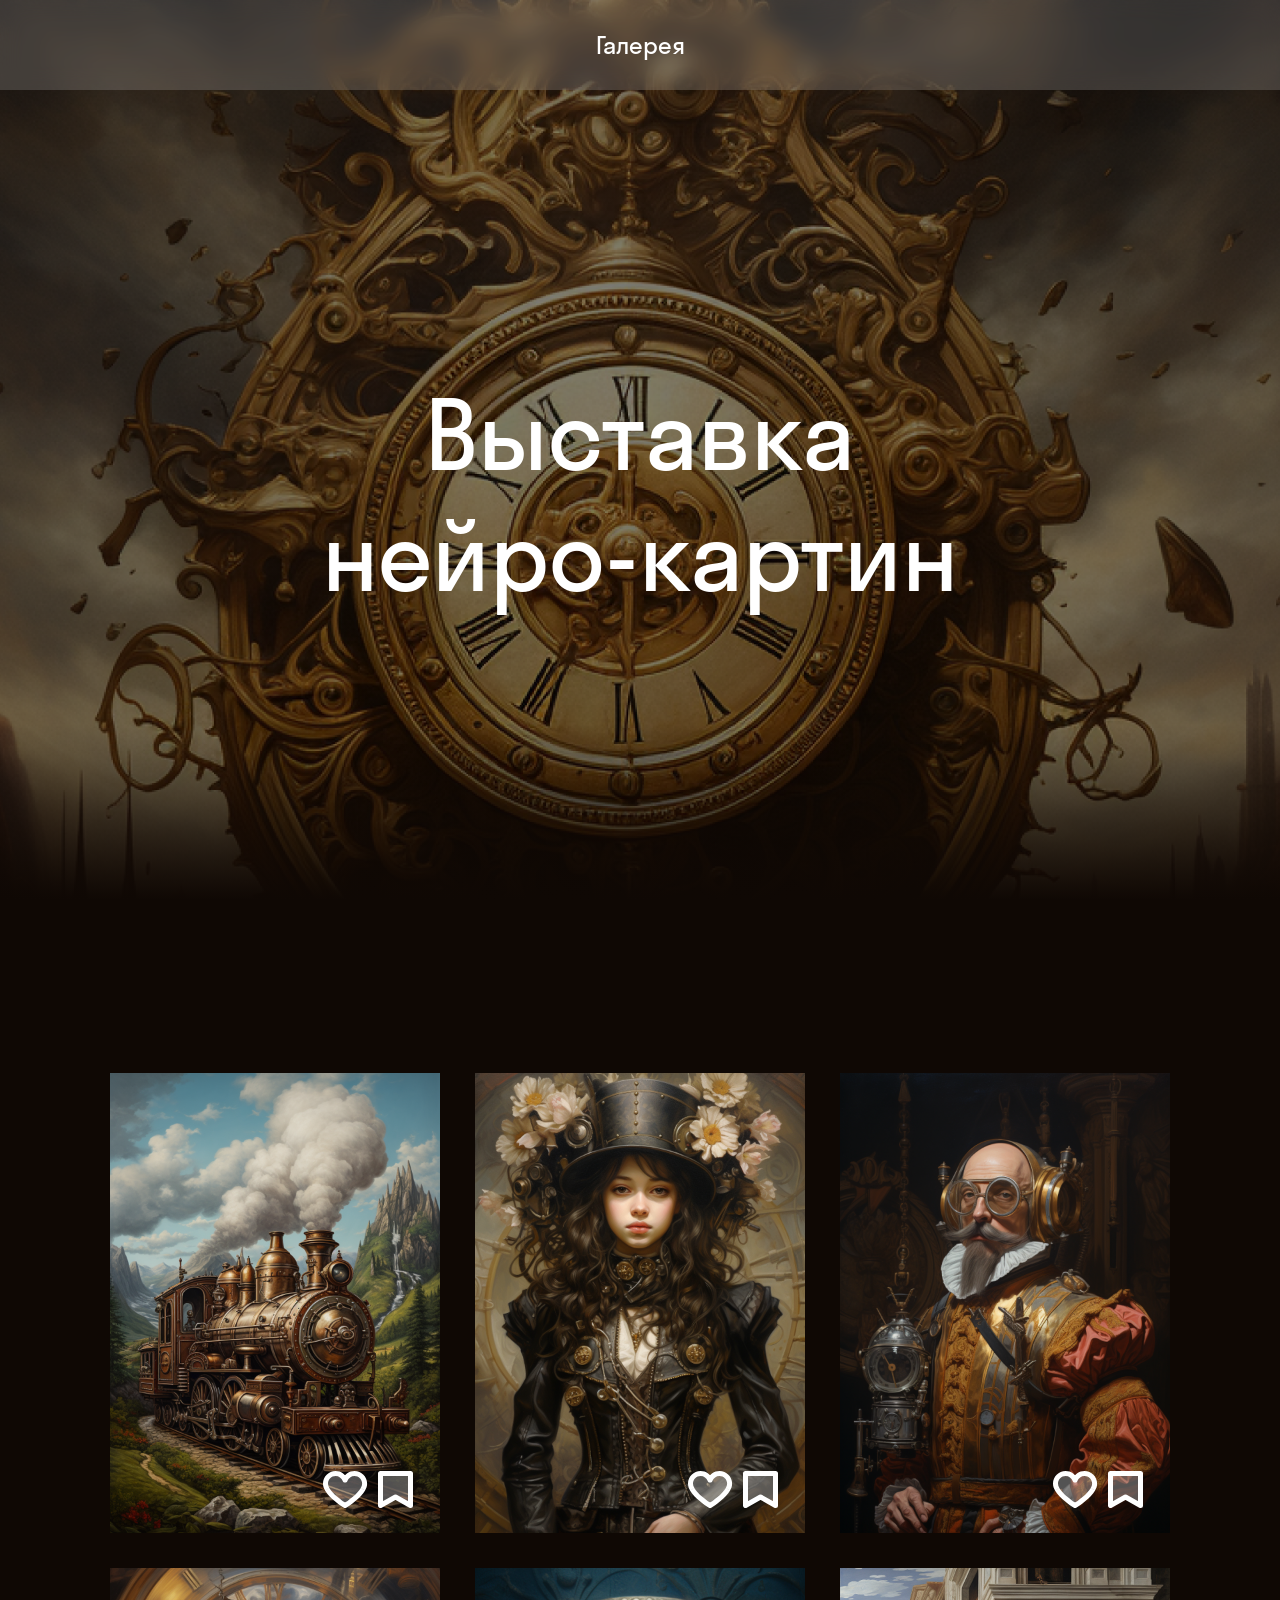
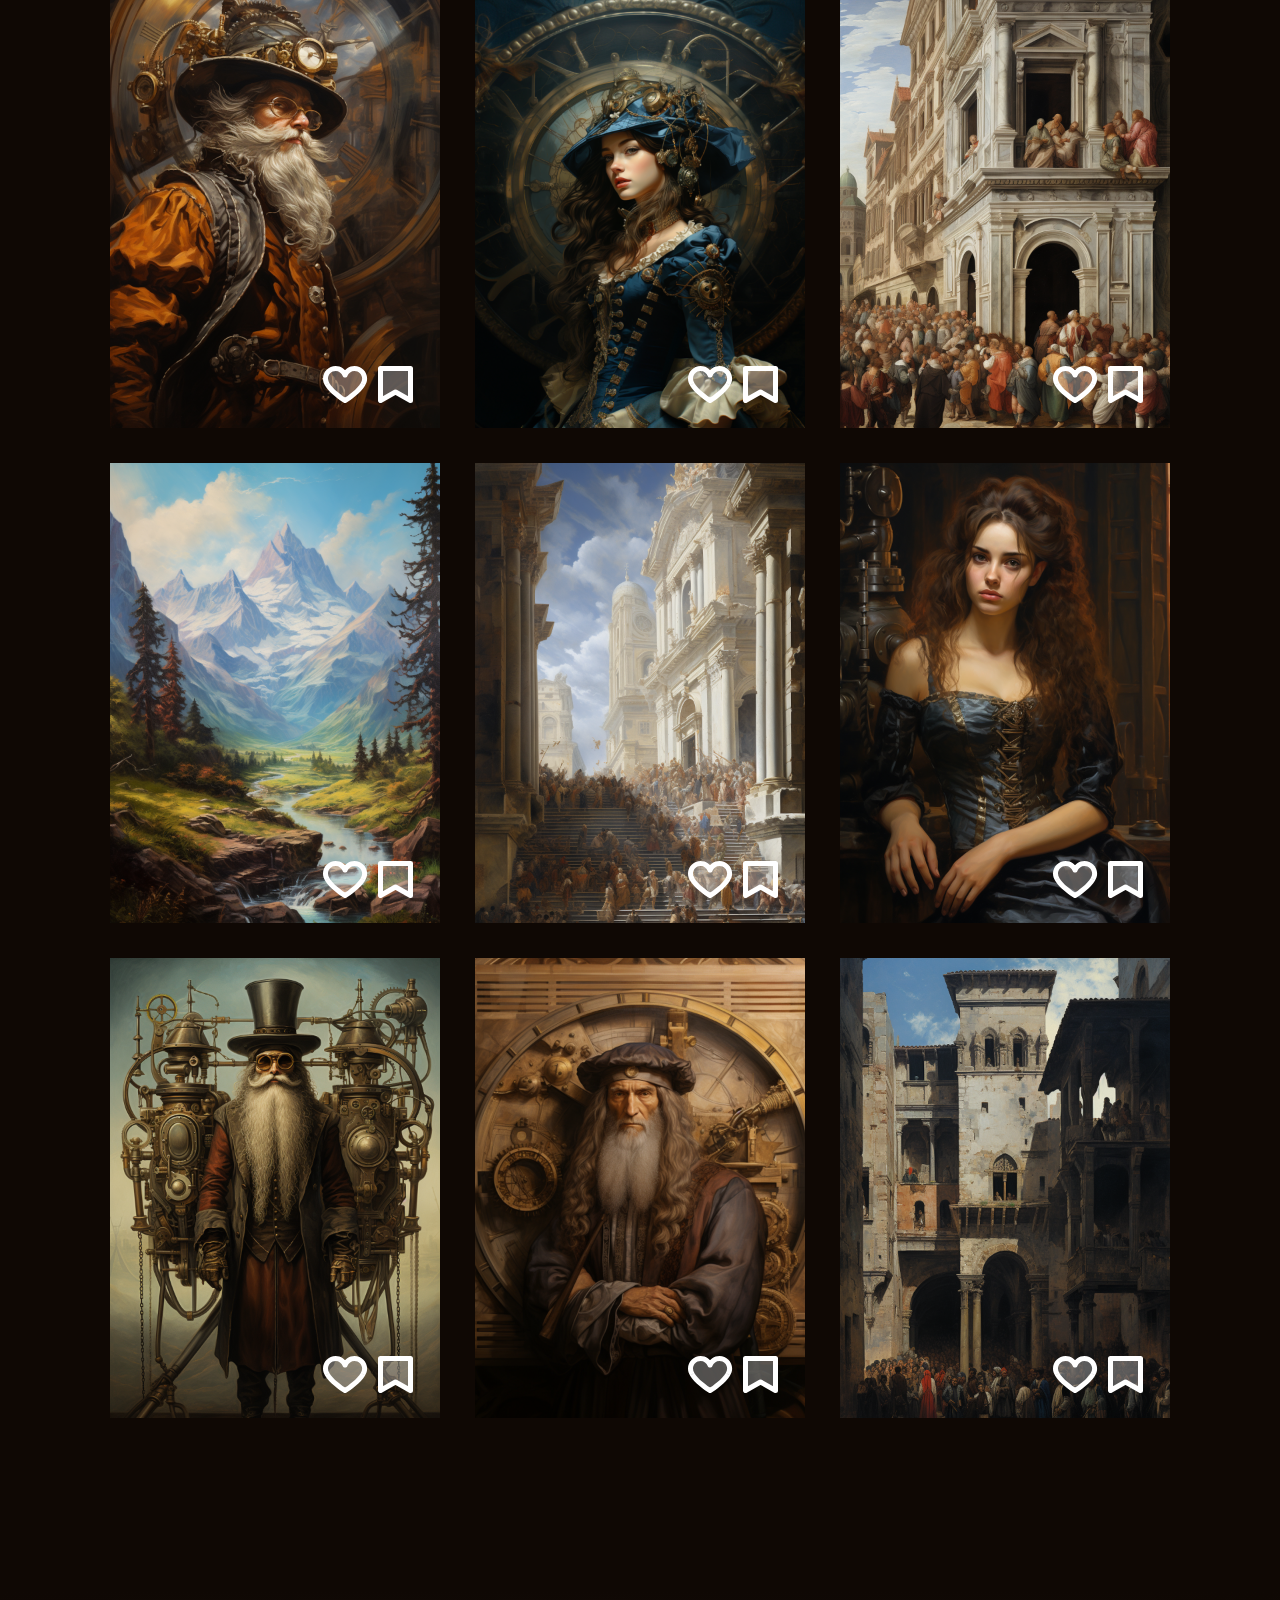
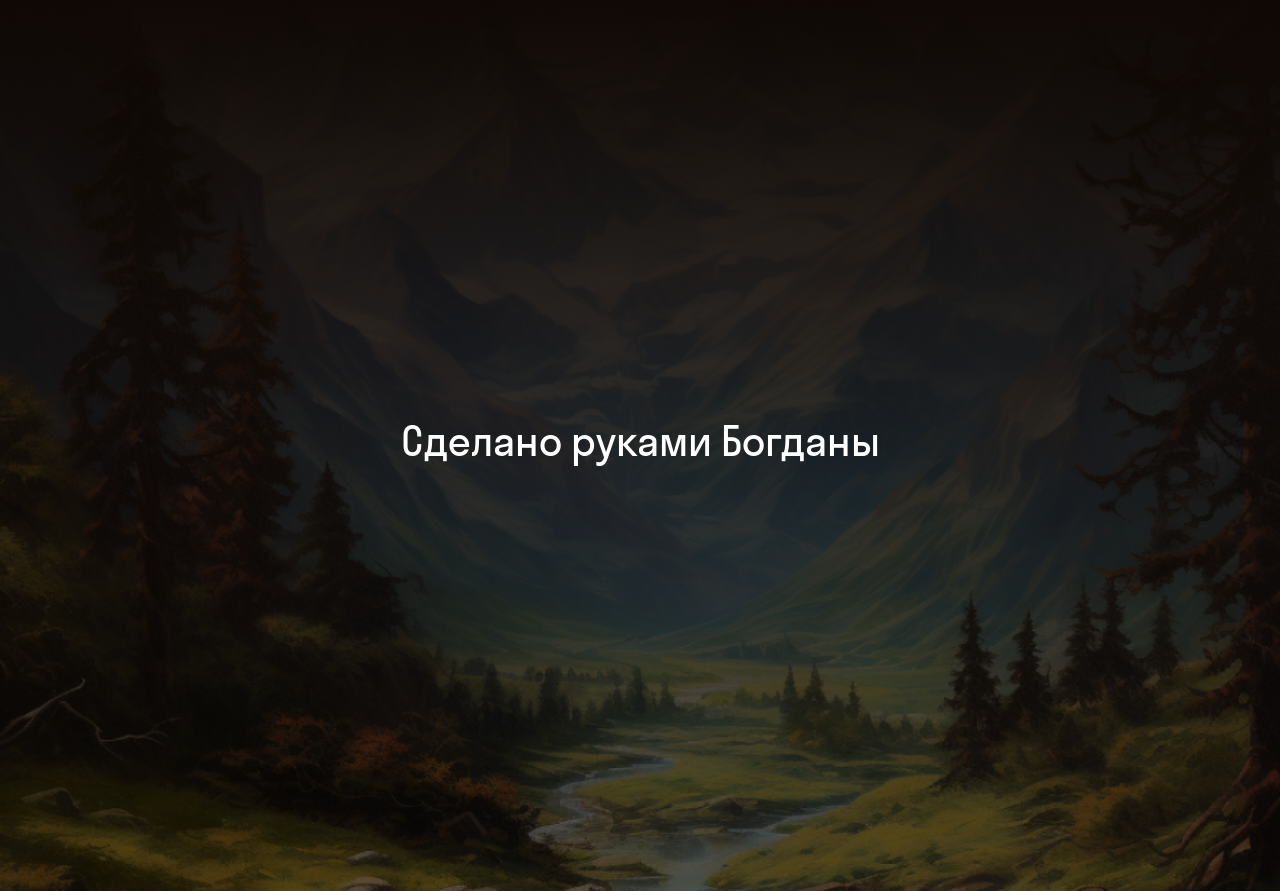
<file: index.html>
<!DOCTYPE html>
<html lang="ru">
<head>
    <meta charset="UTF-8">
    <meta name="viewport" content="width=device-width, initial-scale=1.0">
    <title>Галерея нейро-картин</title>
    <link rel="stylesheet" href="./fonts/fonts.css">
    <link rel="stylesheet" href="./style.css">
</head>
<body>
<div class="header">
    <div class="header__overlay">
        <div class="header__link">
            <a href="#gallery" class="header__anchor">Галерея</a>
        </div>
        <h1 class="header__title">Выставка нейро-картин</h1>
    </div>
</div>

<div class="content">
    <ul class="gallery" id="gallery">
        <li class="gallery__item">
            <img src="./images/1.png" alt="Art 1" class="image">
            <div class="gallery__icons">
                <button class="gallery__icon gallery__icon_type_like"></button>
                <button class="gallery__icon gallery__icon_type_favorite"></button>
            </div>
            <div class="gallery__overlay">
                <span class="gallery__overlay-text">Самуправляемый паровоз, 330 г. до н.э.</span>
            </div>
        </li>
        <li class="gallery__item">
            <img src="./images/2.png" alt="Art 2" class="image">
            <div class="gallery__icons">
                <button class="gallery__icon gallery__icon_type_like"></button>
                <button class="gallery__icon gallery__icon_type_favorite"></button>
            </div>
            <div class="gallery__overlay">
                <span class="gallery__overlay-text">Девушка с цветами</span>
            </div>
        </li>
        <li class="gallery__item">
            <img src="./images/3.png" alt="Art 3" class="image">
            <div class="gallery__icons">
                <button class="gallery__icon gallery__icon_type_like"></button>
                <button class="gallery__icon gallery__icon_type_favorite"></button>
            </div>
            <div class="gallery__overlay">
                <span class="gallery__overlay-text">Повелитель времени</span>
            </div>
        </li>
        <li class="gallery__item">
            <img src="./images/4.png" alt="Art 4" class="image">
            <div class="gallery__icons">
                <button class="gallery__icon gallery__icon_type_like"></button>
                <button class="gallery__icon gallery__icon_type_favorite"></button>
            </div>
            <div class="gallery__overlay">
                <span class="gallery__overlay-text">Отец повелителя времени</span>
            </div>
        </li>
        <li class="gallery__item">
            <img src="./images/5.png" alt="Art 5" class="image">
            <div class="gallery__icons">
                <button class="gallery__icon gallery__icon_type_like"></button>
                <button class="gallery__icon gallery__icon_type_favorite"></button>
            </div>
            <div class="gallery__overlay">
                <span class="gallery__overlay-text">Настя, Алхимик, 96 лет</span>
            </div>
        </li>
        <li class="gallery__item">
            <img src="./images/6.png" alt="Art 6" class="image">
            <div class="gallery__icons">
                <button class="gallery__icon gallery__icon_type_like"></button>
                <button class="gallery__icon gallery__icon_type_favorite"></button>
            </div>
            <div class="gallery__overlay">
                <span class="gallery__overlay-text">Циклопы и стены</span>
            </div>
        </li>
        <li class="gallery__item">
            <img src="./images/7.png" alt="Art 7" class="image">
            <div class="gallery__icons">
                <button class="gallery__icon gallery__icon_type_like"></button>
                <button class="gallery__icon gallery__icon_type_favorite"></button>
            </div>
            <div class="gallery__overlay">
                <span class="gallery__overlay-text">Малтай</span>
            </div>
        </li>
        <li class="gallery__item">
            <img src="./images/8.png" alt="Art 8" class="image">
            <div class="gallery__icons">
                <button class="gallery__icon gallery__icon_type_like"></button>
                <button class="gallery__icon gallery__icon_type_favorite"></button>
            </div>
            <div class="gallery__overlay">
                <span class="gallery__overlay-text">Великая циклопская революция</span>
            </div>
        </li>
        <li class="gallery__item">
            <img src="./images/9.png" alt="Art 9" class="image">
            <div class="gallery__icons">
                <button class="gallery__icon gallery__icon_type_like"></button>
                <button class="gallery__icon gallery__icon_type_favorite"></button>
            </div>
            <div class="gallery__overlay">
                <span class="gallery__overlay-text">Просто женщина</span>
            </div>
        </li>
        <li class="gallery__item">
            <img src="./images/10.png" alt="Art 10" class="image">
            <div class="gallery__icons">
                <button class="gallery__icon gallery__icon_type_like"></button>
                <button class="gallery__icon gallery__icon_type_favorite"></button>
            </div>
            <div class="gallery__overlay">
                <span class="gallery__overlay-text">Первый испытатель джетпака</span>
            </div>
        </li>
        <li class="gallery__item">
            <img src="./images/11.png" alt="Art 11" class="image">
            <div class="gallery__icons">
                <button class="gallery__icon gallery__icon_type_like"></button>
                <button class="gallery__icon gallery__icon_type_favorite"></button>
            </div>
            <div class="gallery__overlay">
                <span class="gallery__overlay-text">Леонард</span>
            </div>
        </li>
        <li class="gallery__item">
            <img src="./images/12.png" alt="Art 12" class="image">
            <div class="gallery__icons">
                <button class="gallery__icon gallery__icon_type_like"></button>
                <button class="gallery__icon gallery__icon_type_favorite"></button>
            </div>
            <div class="gallery__overlay">
                <span class="gallery__overlay-text">Средневековье</span>
            </div>
        </li>
    </ul>
</div>

<div class="footer">
    <div class="footer__overlay">
        <p class="footer__text">Сделано руками Богданы</p>
    </div>
</div>
</body>
</html>
</file>
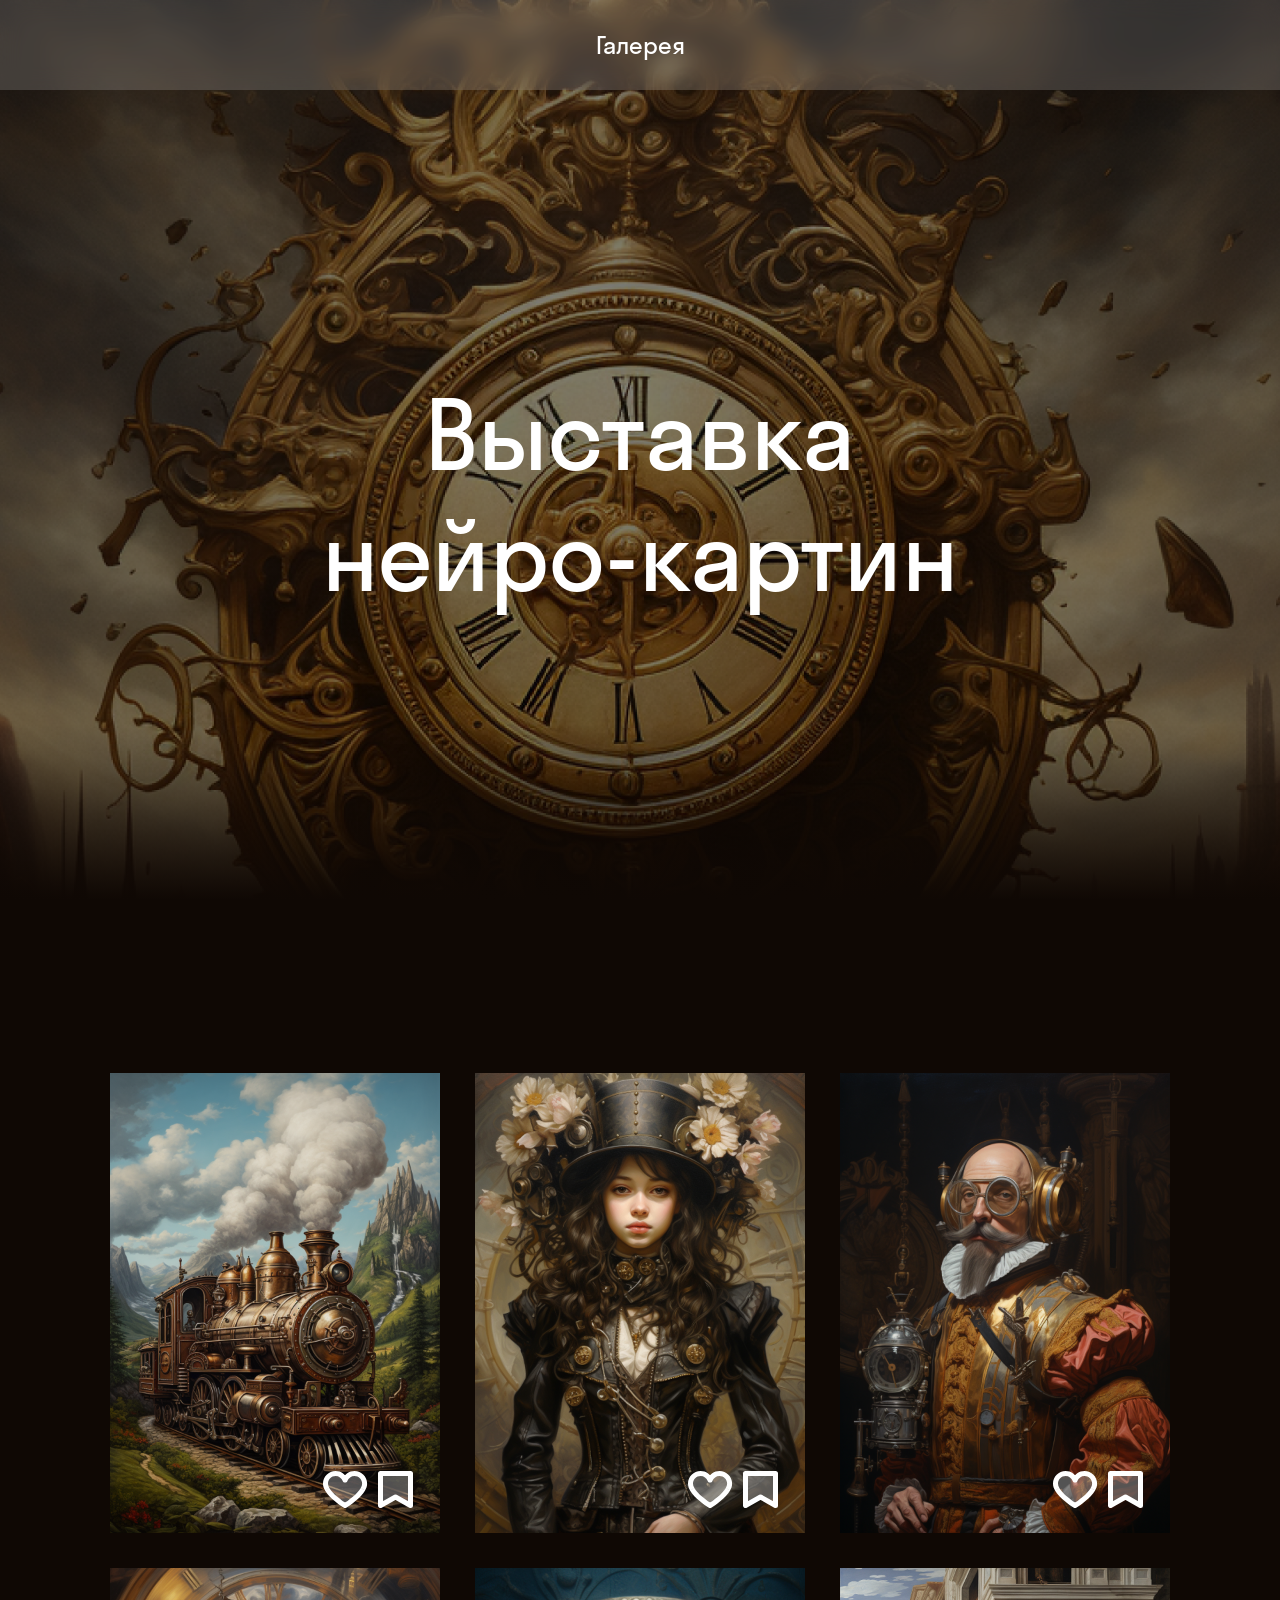
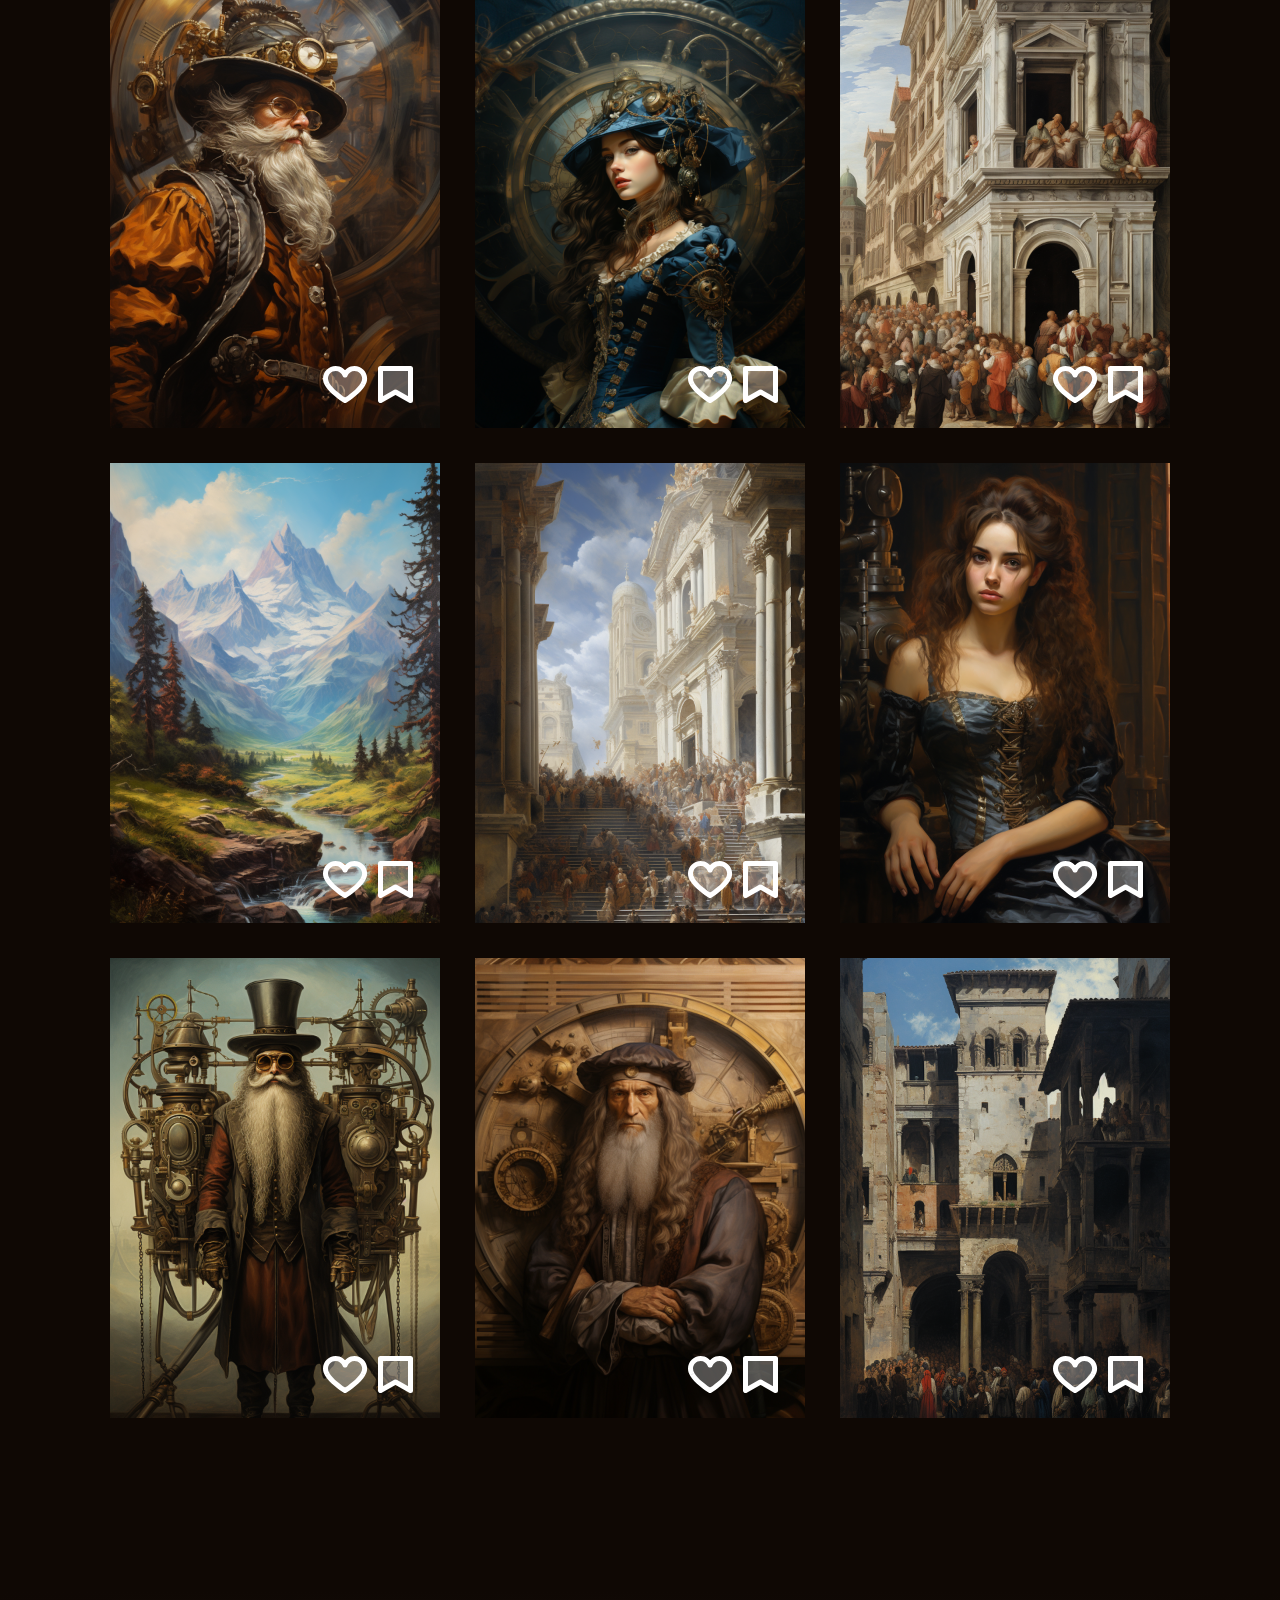
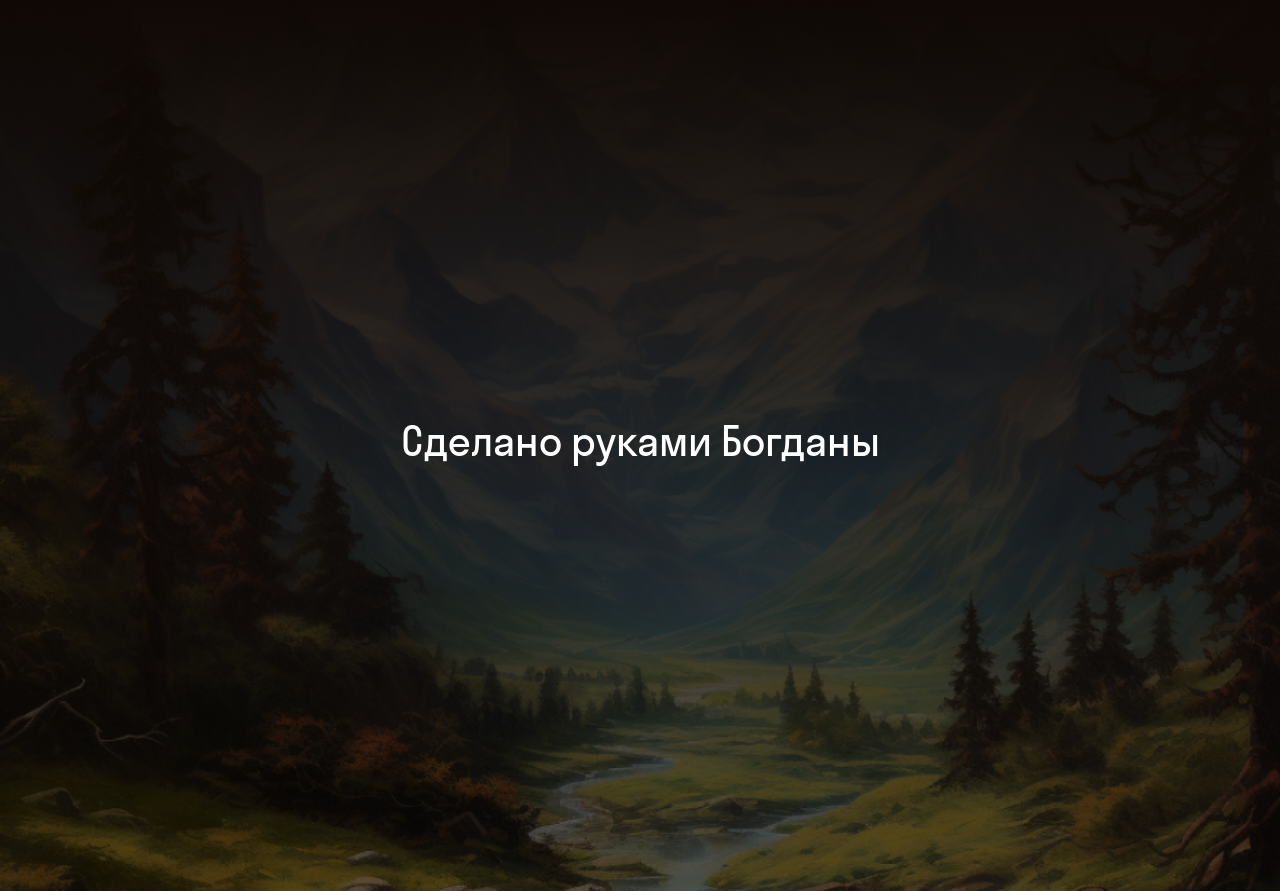
<file: Заготовка проекта Выставка нейрокартин/index.html>
<!DOCTYPE html>
<html lang="ru">
<head>
    <meta charset="UTF-8">
    <meta name="viewport" content="width=device-width, initial-scale=1.0">
    <title>Галерея нейро-картин</title>
    <link rel="stylesheet" href="./fonts/fonts.css">
    <link rel="stylesheet" href="./style.css">
</head>
<body>
<div class="header">
    <div class="header__overlay">
        <div class="header__link">
            <a href="#gallery" class="header__anchor">Галерея</a>
        </div>
        <h1 class="header__title">Выставка нейро-картин</h1>
    </div>
</div>

<div class="content">
    <ul class="gallery" id="gallery">
        <li class="gallery__item">
            <img src="./images/1.png" alt="Art 1" class="image">
            <div class="gallery__icons">
                <button class="gallery__icon gallery__icon_type_like"></button>
                <button class="gallery__icon gallery__icon_type_favorite"></button>
            </div>
            <div class="gallery__overlay">
                <span class="gallery__overlay-text">Самуправляемый паровоз, 330 г. до н.э.</span>
            </div>
        </li>
        <li class="gallery__item">
            <img src="./images/2.png" alt="Art 2" class="image">
            <div class="gallery__icons">
                <button class="gallery__icon gallery__icon_type_like"></button>
                <button class="gallery__icon gallery__icon_type_favorite"></button>
            </div>
            <div class="gallery__overlay">
                <span class="gallery__overlay-text">Девушка с цветами</span>
            </div>
        </li>
        <li class="gallery__item">
            <img src="./images/3.png" alt="Art 3" class="image">
            <div class="gallery__icons">
                <button class="gallery__icon gallery__icon_type_like"></button>
                <button class="gallery__icon gallery__icon_type_favorite"></button>
            </div>
            <div class="gallery__overlay">
                <span class="gallery__overlay-text">Повелитель времени</span>
            </div>
        </li>
        <li class="gallery__item">
            <img src="./images/4.png" alt="Art 4" class="image">
            <div class="gallery__icons">
                <button class="gallery__icon gallery__icon_type_like"></button>
                <button class="gallery__icon gallery__icon_type_favorite"></button>
            </div>
            <div class="gallery__overlay">
                <span class="gallery__overlay-text">Отец повелителя времени</span>
            </div>
        </li>
        <li class="gallery__item">
            <img src="./images/5.png" alt="Art 5" class="image">
            <div class="gallery__icons">
                <button class="gallery__icon gallery__icon_type_like"></button>
                <button class="gallery__icon gallery__icon_type_favorite"></button>
            </div>
            <div class="gallery__overlay">
                <span class="gallery__overlay-text">Настя, Алхимик, 96 лет</span>
            </div>
        </li>
        <li class="gallery__item">
            <img src="./images/6.png" alt="Art 6" class="image">
            <div class="gallery__icons">
                <button class="gallery__icon gallery__icon_type_like"></button>
                <button class="gallery__icon gallery__icon_type_favorite"></button>
            </div>
            <div class="gallery__overlay">
                <span class="gallery__overlay-text">Циклопы и стены</span>
            </div>
        </li>
        <li class="gallery__item">
            <img src="./images/7.png" alt="Art 7" class="image">
            <div class="gallery__icons">
                <button class="gallery__icon gallery__icon_type_like"></button>
                <button class="gallery__icon gallery__icon_type_favorite"></button>
            </div>
            <div class="gallery__overlay">
                <span class="gallery__overlay-text">Малтай</span>
            </div>
        </li>
        <li class="gallery__item">
            <img src="./images/8.png" alt="Art 8" class="image">
            <div class="gallery__icons">
                <button class="gallery__icon gallery__icon_type_like"></button>
                <button class="gallery__icon gallery__icon_type_favorite"></button>
            </div>
            <div class="gallery__overlay">
                <span class="gallery__overlay-text">Великая циклопская революция</span>
            </div>
        </li>
        <li class="gallery__item">
            <img src="./images/9.png" alt="Art 9" class="image">
            <div class="gallery__icons">
                <button class="gallery__icon gallery__icon_type_like"></button>
                <button class="gallery__icon gallery__icon_type_favorite"></button>
            </div>
            <div class="gallery__overlay">
                <span class="gallery__overlay-text">Просто женщина</span>
            </div>
        </li>
        <li class="gallery__item">
            <img src="./images/10.png" alt="Art 10" class="image">
            <div class="gallery__icons">
                <button class="gallery__icon gallery__icon_type_like"></button>
                <button class="gallery__icon gallery__icon_type_favorite"></button>
            </div>
            <div class="gallery__overlay">
                <span class="gallery__overlay-text">Первый испытатель джетпака</span>
            </div>
        </li>
        <li class="gallery__item">
            <img src="./images/11.png" alt="Art 11" class="image">
            <div class="gallery__icons">
                <button class="gallery__icon gallery__icon_type_like"></button>
                <button class="gallery__icon gallery__icon_type_favorite"></button>
            </div>
            <div class="gallery__overlay">
                <span class="gallery__overlay-text">Леонард</span>
            </div>
        </li>
        <li class="gallery__item">
            <img src="./images/12.png" alt="Art 12" class="image">
            <div class="gallery__icons">
                <button class="gallery__icon gallery__icon_type_like"></button>
                <button class="gallery__icon gallery__icon_type_favorite"></button>
            </div>
            <div class="gallery__overlay">
                <span class="gallery__overlay-text">Средневековье</span>
            </div>
        </li>
    </ul>
</div>

<div class="footer">
    <div class="footer__overlay">
        <p class="footer__text">Сделано руками Богданы</p>
    </div>
</div>
</body>
</html>
</file>
<file: fonts/fonts.css>
@font-face {
    font-family: 'StratosSkyeng';
    src: url('stratosskyengweb-regular.woff');
    src: url('stratosskyengweb-regular.woff2');
    font-weight: 400;
    font-style: normal;
}

@font-face {
    font-family: 'StratosSkyeng';
    src: url('stratosskyengweb-medium.woff');
    src: url('stratosskyengweb-medium.woff2');
    font-weight: 500;
}

@font-face {
    font-family: 'StratosSkyeng';
    src: url('stratosskyengweb-bold.woff');
    src: url('stratosskyengweb-bold.woff2');
    font-weight: 700;
    font-style: normal;
}
</file>
<file: style.css>
* {
    margin: 0;
    padding: 0;
    box-sizing: border-box;
}

body {
    font-family: 'StratosSkyeng', sans-serif;
    background-color: #0F0804;
}

.header {
    height: 100vh;
    background-image: url(images/13.png);
    background-position: center;
    background-repeat: no-repeat;
    background-size: cover;
}

.header__overlay {
    background: linear-gradient(180deg, rgba(0, 0, 0, 0.50) 80.49%, #0F0804 100%);
    height: 100%;
    width: 100%;
    display: flex;
    flex-direction: column;
}

.header__title {
    margin: auto;
    font-size: 96px;
    text-align: center;
    color: white;
    max-width: 658px;
    font-weight: 400;
}

.header__link {
    height: 90px;
    width: 100%;
    background: rgba(255, 255, 255, 0.17);
    backdrop-filter: blur(11.5px);
}

.header__link:hover {
    opacity: .8;
}

.header__anchor {
    text-decoration: none;
    color: white;
    font-size: 24px;
    width: 100%;
    height: 100%;
    display: flex;
    justify-content: center;
    align-items: center;
}

.gallery {
    display: flex;
    flex-wrap: wrap;
    gap: 35px;
    max-width: 1060px;
    margin: 173px auto;
    justify-content: center;
    list-style: none;
}

.gallery__item {
    width: 330px;
    height: 460px;
    position: relative;
    overflow: hidden;
}

.image {
    width: 100%;
    height: 100%;
    object-fit: cover;
    display: block;
}

.gallery__icons {
    position: absolute;
    bottom: 24px;
    right: 27px;
    display: flex;
    gap: 10px;
    z-index: 10;
}

.gallery__icon {
    width: 45px;
    height: 38px;
    border: none;
    background: transparent;
    cursor: pointer;
    transition: opacity 0.2s;
    padding: 0;
    display: flex;
    align-items: center;
    justify-content: center;
    background-repeat: no-repeat;
    background-position: center;
    background-size: contain;
}

.gallery__icon_type_favorite {
    width: 35px;
    height: 37px;
    background-image: url('data:image/svg+xml;utf8,<svg width="35" height="37" viewBox="0 0 35 37" fill="none" xmlns="http://www.w3.org/2000/svg"><path d="M2.5 2.5H32.5V34.5L17.5 26.0102L2.5 34.5V2.5Z" fill="white" fill-opacity="0.3" stroke="white" stroke-width="5" stroke-linejoin="round"/></svg>');
}

.gallery__icon_type_like {
    background-image: url('data:image/svg+xml;utf8,<svg width="45" height="38" viewBox="0 0 45 38" fill="none" xmlns="http://www.w3.org/2000/svg"><path fill-rule="evenodd" clip-rule="evenodd" d="M4.15551 18.1477C3.10891 16.5561 2.5 14.651 2.5 12.6037C2.5 7.02358 7.02358 2.5 12.6037 2.5C16.924 2.5 20.6109 5.21156 22.0556 9.02564C23.5002 5.21156 27.1871 2.5 31.5074 2.5C37.0875 2.5 41.6111 7.02358 41.6111 12.6037C41.6111 14.6527 41.0012 16.5593 39.9529 18.1517C36.1476 24.5937 26.1099 32.3805 22.0554 34.6039C18.0001 32.38 7.95909 24.5905 4.15551 18.1477Z" fill="white" fill-opacity="0.3"/><path d="M4.15551 18.1477L6.30834 16.8767C6.28785 16.842 6.26652 16.8078 6.24437 16.7741L4.15551 18.1477ZM22.0556 9.02564L19.7176 9.91115C20.0857 10.8829 21.0165 11.5256 22.0556 11.5256C23.0947 11.5256 24.0254 10.8829 24.3935 9.91115L22.0556 9.02564ZM39.9529 18.1517L37.8647 16.7772C37.8425 16.811 37.821 16.8454 37.8004 16.8802L39.9529 18.1517ZM22.0554 34.6039L20.8533 36.7959C21.6021 37.2065 22.5087 37.2065 23.2575 36.7959L22.0554 34.6039ZM0 12.6037C0 15.1539 0.760067 17.5343 2.06665 19.5213L6.24437 16.7741C5.45776 15.5779 5 14.1481 5 12.6037H0ZM12.6037 0C5.64287 0 0 5.64287 0 12.6037H5C5 8.40429 8.40429 5 12.6037 5V0ZM24.3935 8.14013C22.5929 3.38633 17.9969 0 12.6037 0V5C15.8511 5 18.6289 7.03678 19.7176 9.91115L24.3935 8.14013ZM31.5074 0C26.1142 0 21.5182 3.38633 19.7176 8.14013L24.3935 9.91115C25.4822 7.03678 28.2601 5 31.5074 5V0ZM44.1111 12.6037C44.1111 5.64287 38.4682 0 31.5074 0V5C35.7068 5 39.1111 8.40429 39.1111 12.6037H44.1111ZM42.0411 19.5263C43.3498 17.5383 44.1111 15.1561 44.1111 12.6037H39.1111C39.1111 14.1494 38.6526 15.5803 37.8647 16.7772L42.0411 19.5263ZM23.2575 36.7959C25.4964 35.5681 29.1685 32.9435 32.736 29.8481C36.2852 26.7685 39.9934 22.9986 42.1054 19.4232L37.8004 16.8802C36.1071 19.7468 32.8938 23.0914 29.4592 26.0715C26.0428 29.0358 22.6689 31.4162 20.8533 32.4119L23.2575 36.7959ZM23.2575 32.4119C21.4416 31.416 18.0666 29.0348 14.6496 26.0697C11.2142 23.0886 8.00071 19.7434 6.30834 16.8767L2.00268 19.4186C4.11389 22.9948 7.8227 26.7657 11.3726 29.8461C14.9408 32.9424 18.6139 35.5679 20.8533 36.7959L23.2575 32.4119Z" fill="white"/></svg>');
}

.gallery__icon:hover {
    opacity: 0.8;
}

.gallery__icon:active {
    opacity: 1;
}

.gallery__overlay {
    position: absolute;
    top: 0;
    left: 0;
    width: 100%;
    height: 100%;
    background: rgba(0, 0, 0, 0.6);
    display: flex;
    align-items: center;
    justify-content: center;
    opacity: 0;
    transition: opacity 0.2s;
    z-index: 5;
    pointer-events: none;
}

.gallery__item:hover .gallery__overlay {
    opacity: 1;
}

.gallery__overlay-text {
    color: white;
    font-size: 24px;
    font-weight: 400;
    text-align: center;
}

.footer {
    height: 100vh;
    background-image: url(./images/7.png);
    background-position: left;
    background-repeat: no-repeat;
    background-size: cover;
}

.footer__overlay {
    display: flex;
    height: 100%;
    width: 100%;
    background: linear-gradient(180deg, #0F0804 0%, rgba(0, 0, 0, 0.6) 100%);
}

.footer__text {
    margin: auto;
    font-size: 40px;
    color: white;
}
</file>
<file: Заготовка проекта Выставка нейрокартин/fonts/fonts.css>
@font-face {
    font-family: 'StratosSkyeng';
    src: url('stratosskyengweb-regular.woff');
    src: url('stratosskyengweb-regular.woff2');
    font-weight: 400;
    font-style: normal;
}

@font-face {
    font-family: 'StratosSkyeng';
    src: url('stratosskyengweb-medium.woff');
    src: url('stratosskyengweb-medium.woff2');
    font-weight: 500;
}

@font-face {
    font-family: 'StratosSkyeng';
    src: url('stratosskyengweb-bold.woff');
    src: url('stratosskyengweb-bold.woff2');
    font-weight: 700;
    font-style: normal;
}
</file>
<file: Заготовка проекта Выставка нейрокартин/style.css>
* {
    margin: 0;
    padding: 0;
    box-sizing: border-box;
}

body {
    font-family: 'StratosSkyeng', sans-serif;
    background-color: #0F0804;
}

.header {
    height: 100vh;
    background-image: url(images/13.png);
    background-position: center;
    background-repeat: no-repeat;
    background-size: cover;
}

.header__overlay {
    background: linear-gradient(180deg, rgba(0, 0, 0, 0.50) 80.49%, #0F0804 100%);
    height: 100%;
    width: 100%;
    display: flex;
    flex-direction: column;
}

.header__title {
    margin: auto;
    font-size: 96px;
    text-align: center;
    color: white;
    max-width: 658px;
    font-weight: 400;
}

.header__link {
    height: 90px;
    width: 100%;
    background: rgba(255, 255, 255, 0.17);
    backdrop-filter: blur(11.5px);
}

.header__link:hover {
    opacity: .8;
}

.header__anchor {
    text-decoration: none;
    color: white;
    font-size: 24px;
    width: 100%;
    height: 100%;
    display: flex;
    justify-content: center;
    align-items: center;
}

.gallery {
    display: flex;
    flex-wrap: wrap;
    gap: 35px;
    max-width: 1060px;
    margin: 173px auto;
    justify-content: center;
    list-style: none;
}

.gallery__item {
    width: 330px;
    height: 460px;
    position: relative;
    overflow: hidden;
}

.image {
    width: 100%;
    height: 100%;
    object-fit: cover;
    display: block;
}

.gallery__icons {
    position: absolute;
    bottom: 24px;
    right: 27px;
    display: flex;
    gap: 10px;
    z-index: 10;
}

.gallery__icon {
    width: 45px;
    height: 38px;
    border: none;
    background: transparent;
    cursor: pointer;
    transition: opacity 0.2s;
    padding: 0;
    display: flex;
    align-items: center;
    justify-content: center;
    background-repeat: no-repeat;
    background-position: center;
    background-size: contain;
}

.gallery__icon_type_favorite {
    width: 35px;
    height: 37px;
    background-image: url('data:image/svg+xml;utf8,<svg width="35" height="37" viewBox="0 0 35 37" fill="none" xmlns="http://www.w3.org/2000/svg"><path d="M2.5 2.5H32.5V34.5L17.5 26.0102L2.5 34.5V2.5Z" fill="white" fill-opacity="0.3" stroke="white" stroke-width="5" stroke-linejoin="round"/></svg>');
}

.gallery__icon_type_like {
    background-image: url('data:image/svg+xml;utf8,<svg width="45" height="38" viewBox="0 0 45 38" fill="none" xmlns="http://www.w3.org/2000/svg"><path fill-rule="evenodd" clip-rule="evenodd" d="M4.15551 18.1477C3.10891 16.5561 2.5 14.651 2.5 12.6037C2.5 7.02358 7.02358 2.5 12.6037 2.5C16.924 2.5 20.6109 5.21156 22.0556 9.02564C23.5002 5.21156 27.1871 2.5 31.5074 2.5C37.0875 2.5 41.6111 7.02358 41.6111 12.6037C41.6111 14.6527 41.0012 16.5593 39.9529 18.1517C36.1476 24.5937 26.1099 32.3805 22.0554 34.6039C18.0001 32.38 7.95909 24.5905 4.15551 18.1477Z" fill="white" fill-opacity="0.3"/><path d="M4.15551 18.1477L6.30834 16.8767C6.28785 16.842 6.26652 16.8078 6.24437 16.7741L4.15551 18.1477ZM22.0556 9.02564L19.7176 9.91115C20.0857 10.8829 21.0165 11.5256 22.0556 11.5256C23.0947 11.5256 24.0254 10.8829 24.3935 9.91115L22.0556 9.02564ZM39.9529 18.1517L37.8647 16.7772C37.8425 16.811 37.821 16.8454 37.8004 16.8802L39.9529 18.1517ZM22.0554 34.6039L20.8533 36.7959C21.6021 37.2065 22.5087 37.2065 23.2575 36.7959L22.0554 34.6039ZM0 12.6037C0 15.1539 0.760067 17.5343 2.06665 19.5213L6.24437 16.7741C5.45776 15.5779 5 14.1481 5 12.6037H0ZM12.6037 0C5.64287 0 0 5.64287 0 12.6037H5C5 8.40429 8.40429 5 12.6037 5V0ZM24.3935 8.14013C22.5929 3.38633 17.9969 0 12.6037 0V5C15.8511 5 18.6289 7.03678 19.7176 9.91115L24.3935 8.14013ZM31.5074 0C26.1142 0 21.5182 3.38633 19.7176 8.14013L24.3935 9.91115C25.4822 7.03678 28.2601 5 31.5074 5V0ZM44.1111 12.6037C44.1111 5.64287 38.4682 0 31.5074 0V5C35.7068 5 39.1111 8.40429 39.1111 12.6037H44.1111ZM42.0411 19.5263C43.3498 17.5383 44.1111 15.1561 44.1111 12.6037H39.1111C39.1111 14.1494 38.6526 15.5803 37.8647 16.7772L42.0411 19.5263ZM23.2575 36.7959C25.4964 35.5681 29.1685 32.9435 32.736 29.8481C36.2852 26.7685 39.9934 22.9986 42.1054 19.4232L37.8004 16.8802C36.1071 19.7468 32.8938 23.0914 29.4592 26.0715C26.0428 29.0358 22.6689 31.4162 20.8533 32.4119L23.2575 36.7959ZM23.2575 32.4119C21.4416 31.416 18.0666 29.0348 14.6496 26.0697C11.2142 23.0886 8.00071 19.7434 6.30834 16.8767L2.00268 19.4186C4.11389 22.9948 7.8227 26.7657 11.3726 29.8461C14.9408 32.9424 18.6139 35.5679 20.8533 36.7959L23.2575 32.4119Z" fill="white"/></svg>');
}

.gallery__icon:hover {
    opacity: 0.8;
}

.gallery__icon:active {
    opacity: 1;
}

.gallery__overlay {
    position: absolute;
    top: 0;
    left: 0;
    width: 100%;
    height: 100%;
    background: rgba(0, 0, 0, 0.6);
    display: flex;
    align-items: center;
    justify-content: center;
    opacity: 0;
    transition: opacity 0.2s;
    z-index: 5;
    pointer-events: none;
}

.gallery__item:hover .gallery__overlay {
    opacity: 1;
}

.gallery__overlay-text {
    color: white;
    font-size: 24px;
    font-weight: 400;
    text-align: center;
}

.footer {
    height: 100vh;
    background-image: url(./images/7.png);
    background-position: left;
    background-repeat: no-repeat;
    background-size: cover;
}

.footer__overlay {
    display: flex;
    height: 100%;
    width: 100%;
    background: linear-gradient(180deg, #0F0804 0%, rgba(0, 0, 0, 0.6) 100%);
}

.footer__text {
    margin: auto;
    font-size: 40px;
    color: white;
}
</file>
